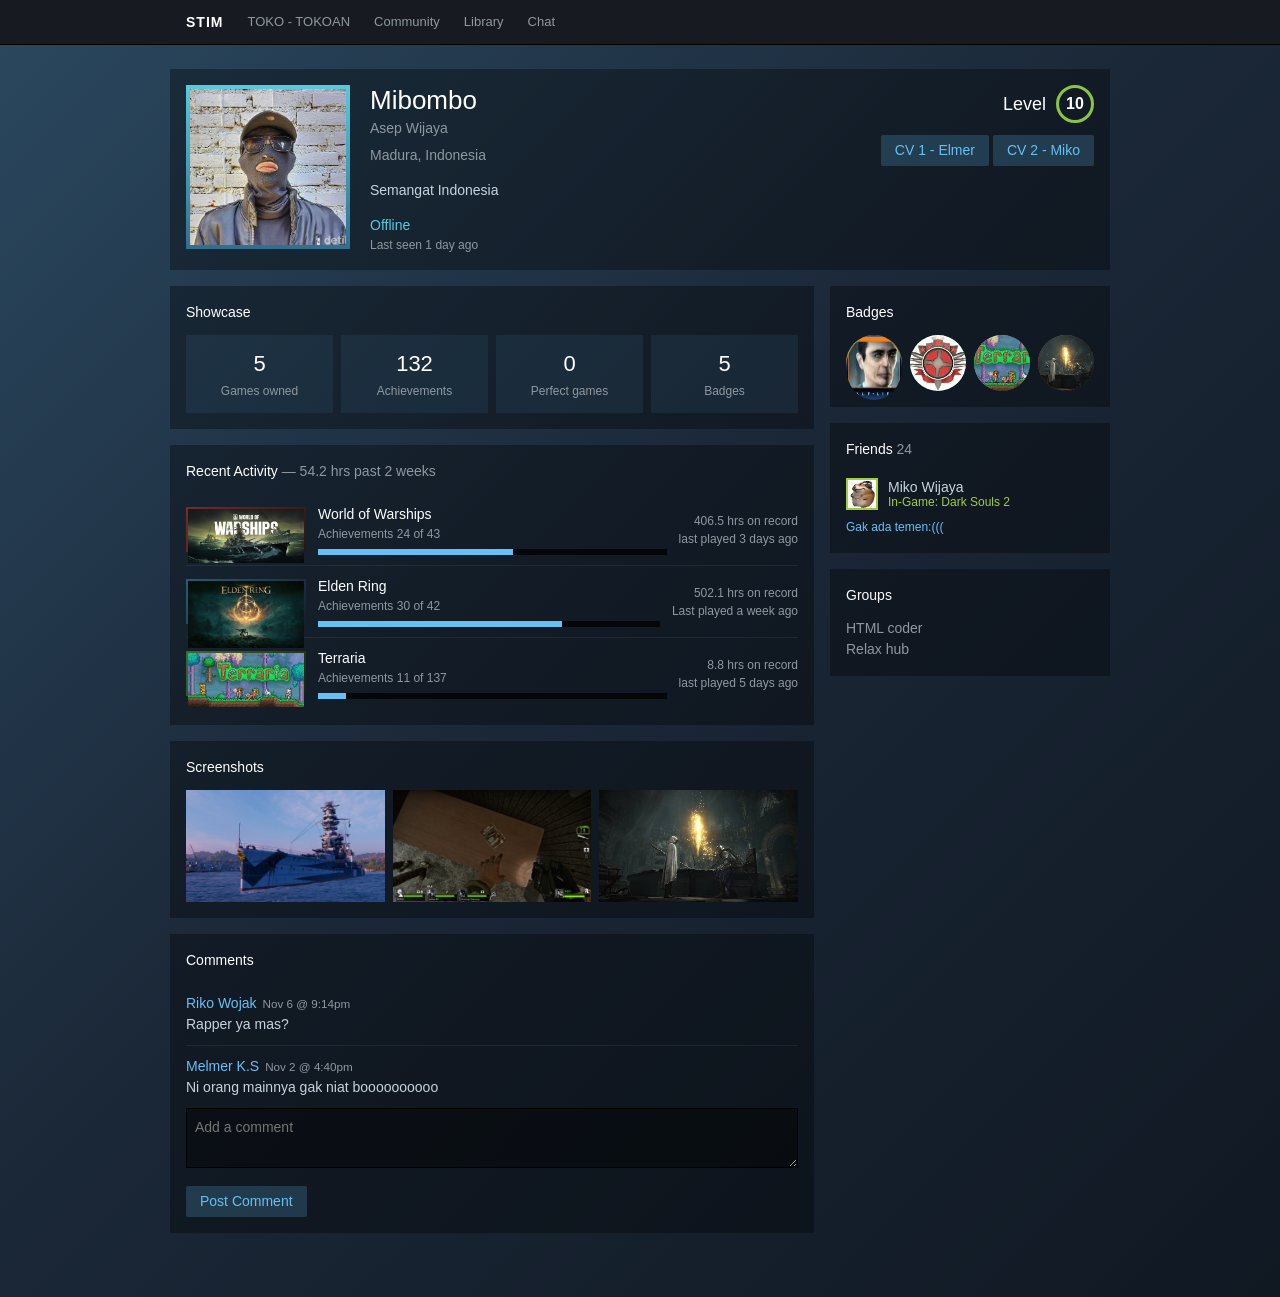
<file: AOP-DT-Miko/index.html>
<!DOCTYPE html>
<html lang="en">
<head>
<meta charset="UTF-8">
<meta name="viewport" content="width=device-width, initial-scale=1">
<title>Projek 1 (Elmer, Miko), Gaming Profile</title>
<link rel="stylesheet" href="GAME.css">
<link rel="icon" type="image/png" href="img/game/LSS.png">
</head>
<body>

<header class="elmer-miko-topbar">
  <nav>
    <span class="elmer-miko-logo">STIM</span>
    <a href="#">TOKO - TOKOAN</a>
    <a href="#">Community</a>
    <a href="#">Library</a>
    <a href="#">Chat</a>
  </nav>
</header>

<main class="elmer-miko-page">
<div class="elmer-miko-wrap">

  
  <section class="elmer-miko-box-header">
   
    <div class="elmer-miko-avatar-frame">
      <div class="elmer-miko-avatar">
        <img src="img/game/ASEP.jpg">
      </div>
    </div>

    <div>
      <h1 class="elmer-miko-name">Mibombo</h1>
      <p class="elmer-miko-real-name">Asep Wijaya</p>
      <p class="elmer-miko-location-dim">Madura, Indonesia</p>
      <p class="elmer-miko-summary"> Semangat Indonesia</p>
      <p class="elmer-miko-status">Offline
        <small>Last seen 1 day ago</small>
      </p>
    </div>

    <div class="elmer-miko-level-box">
      <div class="elmer-miko-level-line">Level <span class="elmer-miko-level-badge">10</span></div>
      <a class="elmer-miko-btn" href="cv-elmer/CV1 - Elmer Sebastian Kurniawan.html">CV 1 - Elmer</a>
      <a class="elmer-miko-btn" href="cv-miko/CV2 - Miko Wijaya.html">CV 2 - Miko</a>
    </div>
  </section>

  <div class="elmer-miko-cols">
   
    <div>
      <section class="elmer-miko-box">
        <h2>Showcase</h2>
        <div class="elmer-miko-showcase">
          <div class="elmer-miko-stat"><b>5</b><span>Games owned</span></div>
          <div class="elmer-miko-stat"><b>132</b><span>Achievements</span></div>
          <div class="elmer-miko-stat"><b>0</b><span>Perfect games</span></div>
          <div class="elmer-miko-stat"><b>5</b><span>Badges</span></div>
        </div>
      </section>

      <section class="elmer-miko-box">
        <h2>Recent Activity <span class="elmer-miko-dim">&mdash; 54.2 hrs past 2 weeks</span></h2>

        <div class="elmer-miko-game-game-one">
          <div class="elmer-miko-cover"><img src="img/game/Game kapal perang.jpg" alt="World of Warships"></div>
          <div>
            <div class="elmer-miko-game-title">World of Warships</div>
            <div class="elmer-miko-dim-small">Achievements 24 of 43</div>
            <progress class="elmer-miko-bar" value="24" max="43" aria-label="Achievements: 24 of 43 completed">24 of 43</progress>
          </div>
          <div class="elmer-miko-game-hours">406.5 hrs on record<br>last played 3 days ago</div>
        </div>

        <div class="elmer-miko-game-game-two">
          <div class="elmer-miko-cover"><img src="img/game/Gamenya Miko.jpg" alt="Elden Ring"></div>
          <div>
            <div class="elmer-miko-game-title">Elden Ring</div>
            <div class="elmer-miko-dim-small">Achievements 30 of 42</div>
            <progress class="elmer-miko-bar" value="30" max="42" aria-label="Achievements: 30 of 42 completed">30 of 42</progress>
          </div>
          <div class="elmer-miko-game-hours">502.1 hrs on record<br>Last played a week ago</div>
        </div>

        <div class="elmer-miko-game-game-three">
          <div class="elmer-miko-cover"><img src="img/game/Terrara.jpg" alt="Terraria"></div>
          <div>
            <div class="elmer-miko-game-title">Terraria</div>
            <div class="elmer-miko-dim-small">Achievements 11 of 137</div>
            <progress class="elmer-miko-bar" value="11" max="137" aria-label="Achievements: 11 of 137 completed">11 of 137</progress>
          </div>
          <div class="elmer-miko-game-hours">8.8 hrs on record<br>last played 5 days ago</div>
        </div>
      </section>

      <section class="elmer-miko-box">
        <h2>Screenshots</h2>
        <div class="elmer-miko-shots">
          <div class="elmer-miko-shot"><img src="img/game/Kongo.jpg" alt="Kongo"></div>
          <div class="elmer-miko-shot"><img src="img/game/L4D.jpg" alt="Left untuk mati"></div>
          <div class="elmer-miko-shot"><img src="img/game/Nightreign.jpg" alt="Nighreign"></div>
        </div>
      </section>

      <section class="elmer-miko-box">
        <h2>Comments</h2>
        <div class="elmer-miko-comment"><b>Riko Wojak</b><small>Nov 6 @ 9:14pm</small><br>Rapper ya mas?</div>
        <div class="elmer-miko-comment"><b>Melmer K.S</b><small>Nov 2 @ 4:40pm</small><br>Ni orang mainnya gak niat boooooooooo</div>
        <div class="elmer-miko-comment-form">
          <textarea placeholder="Add a comment" aria-label="Add a comment"></textarea>
          <button class="elmer-miko-btn" type="button">Post Comment</button>
        </div>
      </section>
    </div>

    
    <aside>
      <section class="elmer-miko-box">
        <h2>Badges</h2>
        <div class="elmer-miko-badges">
          <div class="elmer-miko-badge-badge-gold"><img src="img/game/GMAN.png" alt="GMAN"></div>
          <div class="elmer-miko-badge-badge-blue"><img src="img/game/TF2.jpg" alt="Team Fortress 2"></div>
          <div class="elmer-miko-badge-badge-green"><img src="img/game/Terrara.jpg" alt="Terraria"></div>
          <div class="elmer-miko-badge-badge-red"><img src="img/game/Nightreign.jpg" alt="Elden Ring"></div>
        </div>
      </section>

      <section class="elmer-miko-box">
        <h2>Friends <span class="elmer-miko-dim">24</span></h2>

        <div class="elmer-miko-friend">
          <div class="elmer-miko-mini-in-game"><img src="img/game/Hamter.gif" alt="Hamter"></div>
          <div class="elmer-miko-who">Miko Wijaya<small class="elmer-miko-g">In-Game: Dark Souls 2</small></div>
        </div>
       
        
        <a href="#" class="elmer-miko-small">Gak ada temen:(((</a>
      </section>

      <section class="elmer-miko-box">
        <h2>Groups</h2>
        <p class="elmer-miko-dim">HTML coder<br>Relax hub</p>
      </section>
    </aside>
  </div>

</div>
</main>

</body>
</html>
</file>
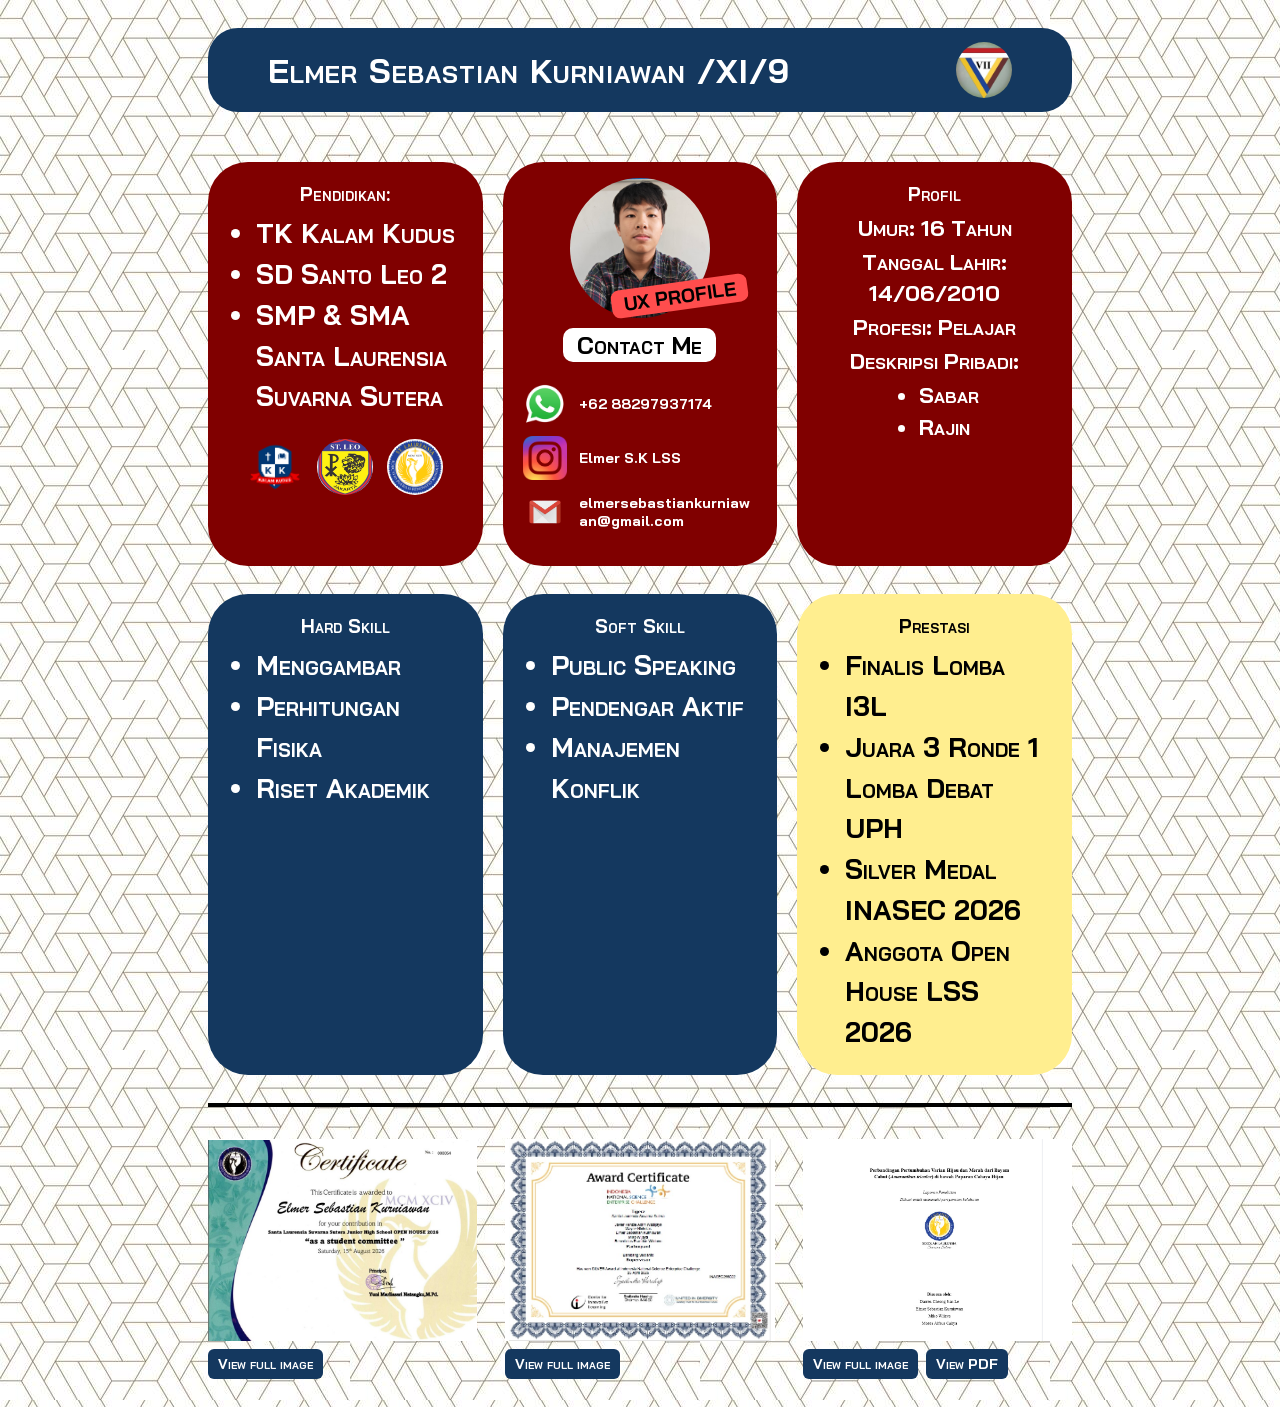
<file: AOP-DT-Miko/cv-elmer/CV1 - Elmer Sebastian Kurniawan.html>
<!DOCTYPE html>
<html lang="id">
<head>
  <meta charset="UTF-8">
  <meta name="viewport" content="width=device-width, initial-scale=1.0">
  <title>CV 1 - Elmer Sebastian Kurniawan</title>

 
  <link rel="stylesheet" href="style.css">
  <link rel="icon" type="image/png" href="../img/game/LSS.png">
</head>
<body>
  <div class="elmer-page">


    <header class="elmer-header">
    <h1>Elmer Sebastian Kurniawan /XI/9</h1>
    <img src="img/Sosis.jpg" alt="Sosis">
    </header>

  
    <section class="elmer-row">


      <div class="elmer-card-red">
        <h2>Pendidikan:</h2>
        <ul>
          <li>TK Kalam Kudus</li>
          <li>SD Santo Leo 2</li>
          <li>SMP & SMA Santa Laurensia Suvarna Sutera</li>
        </ul>
        <div class="elmer-mini-frames">
          <img src="img/SDKKK.png" alt="Frame 1">
          <img src="img/SantoLeo.jpg" alt="Frame 2">
          <img src="img/StLawrence.png" alt="Frame 3">
        </div>
      </div>

     <div class="elmer-Bingus"> 
      <div class="elmer-card-red-contact">
        <div class="elmer-avatar-wrap">
          <img class="elmer-avatar" src="img/Ilmir Kiwir.jpg" alt="Foto profil">
          <a class="elmer-ux-badge" href="../index.html">UX PROFILE</a>
        </div>
        <span class="elmer-contact-badge">Contact Me</span>
       <div class="elmer-Logog">
        <div class="elmer-contact-item">
          <img src="img/WA-removebg-preview.png" alt="WhatsApp">
          <p>+62 88297937174</p>
        </div>
        <div class="elmer-contact-item">
          <img src="img/IG-removebg-preview.png" alt="Instagram">
          <p>Elmer S.K LSS</p>
        </div>
        <div class="elmer-contact-item">
          <img src="img/EM-removebg-preview.png" alt="Email">
          <p>elmersebastiankurniawan@gmail.com</p>
        </div>
       </div>
      </div></div>

      <div class="elmer-card-red-profile">
        <div class="elmer-Spacing"><h2>Profil</h2>
        <p>Umur: 16 Tahun</p>
        <p>Tanggal Lahir:<br>14/06/2010</p>
        <p>Profesi: Pelajar</p>
        <p>Deskripsi Pribadi:</p>
        <ul>
          <li>Sabar</li>
          <li>Rajin</li>
        </ul></div>
      </div>

    </section>

    
    <section class="elmer-row">

      <div class="elmer-card-navy">
        <h2>Hard Skill</h2>
        <ul>
          <li>Menggambar</li>
          <li>Perhitungan Fisika</li>
          <li>Riset Akademik</li>
        </ul>
      </div>

      <div class="elmer-card-navy">
        <h2>Soft Skill</h2>
        <ul>
          <li>Public Speaking</li>
          <li>Pendengar Aktif</li>
          <li>Manajemen Konflik</li>
        </ul>
      </div>

      <div class="elmer-card-yellow">
        <h2>Prestasi</h2>
        <ul>
          <li>Finalis Lomba I3L</li>
          <li>Juara 3 Ronde 1 </br>Lomba Debat UPH</li>
          <li>Silver Medal INASEC 2026</li>
          <li>Anggota Open House LSS 2026</li>
        </ul>
      </div>

    </section>

    <hr class="elmer-divider">

    
    <section class="elmer-gallery">
      <figure class="elmer-gallery-item">
        <img src="img/OPH.jpg" alt="Foto 1">
        <a class="elmer-gallery-button" href="img/OPH.jpg" target="_blank" rel="noopener noreferrer">View full image</a>
      </figure>
      <figure class="elmer-gallery-item">
        <img src="img/INASEC.jpg" alt="Foto 2">
        <a class="elmer-gallery-button" href="img/INASEC.jpg" target="_blank" rel="noopener noreferrer">View full image</a>
      </figure>
      <figure class="elmer-gallery-item">
        <img src="img/PPI.jpg" alt="Foto 3">
        <div class="elmer-gallery-actions">
          <a class="elmer-gallery-button" href="img/PPI.jpg" target="_blank" rel="noopener noreferrer">View full image</a>
          <a class="elmer-gallery-button" href="docs/[Darren, Mozes, Elmer, Miko] Pengaruh Cahaya Berwarna (Merah, Hijau, Biru) terhadap Pertumbuhan Bayam Merah (Amaranthus dubius).pdf" target="_blank" rel="noopener noreferrer">View PDF</a>
        </div>
      </figure>
    </section>

  </div>
</body>
</html>
</file>
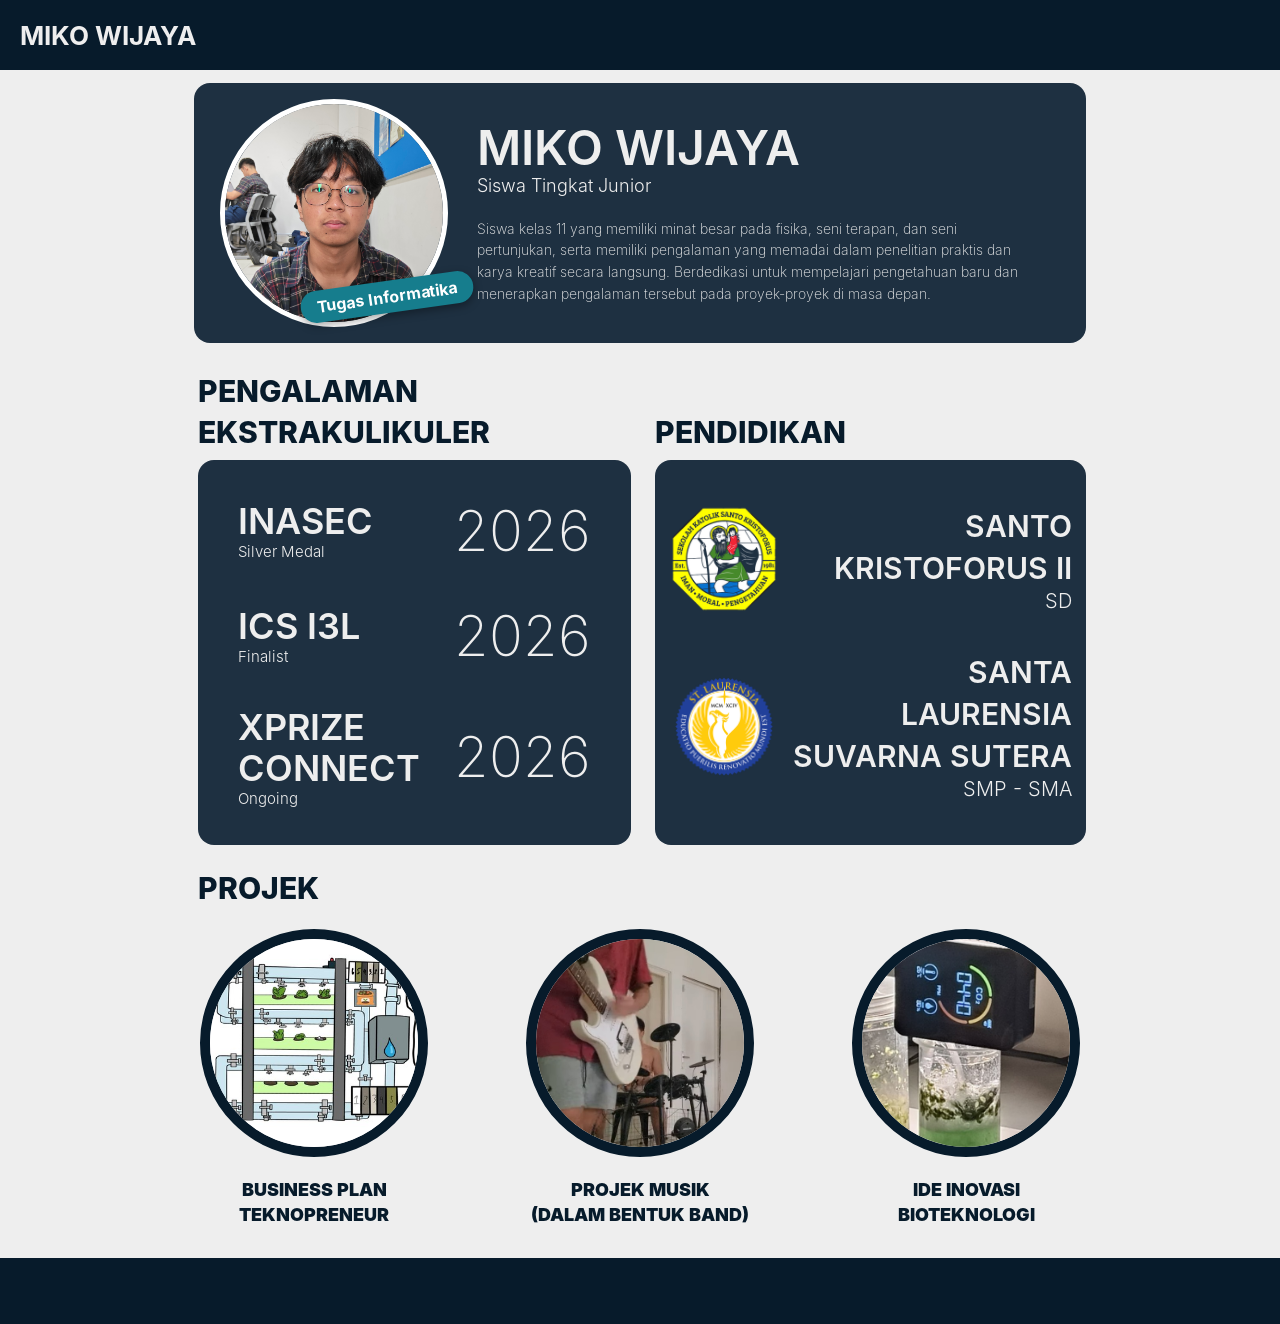
<file: AOP-DT-Miko/cv-miko/CV2 - Miko Wijaya.html>
<!DOCTYPE html>
<html lang="id">
<head>
<meta charset="UTF-8">
<meta name="viewport" content="width=device-width, initial-scale=1.0">
<title>CV 2 - Miko Wijaya</title>
<link rel="icon" type="image/png" href="img/mw-favicon.png">
<link rel="shortcut icon" type="image/x-icon" href="img/mw-favicon.ico">
<link rel="stylesheet" href="style.css">
</head>
<body class="miko-body">

<header class="miko-topbar">
  <h2 class="miko-topbar-nama">MIKO WIJAYA</h2>
</header>

<main class="miko-halaman">

  <section class="miko-profil">
    <div class="miko-profil-bingkai">
      <img class="miko-profil-foto" src="img/mw-foto-profil.jpg" alt="Foto Miko Wijaya">
      <a class="miko-lencana-tugas" href="../index.html">Tugas Informatika</a>
    </div>
    <div class="miko-profil-teks">
      <h1 class="miko-profil-nama">MIKO WIJAYA</h1>
      <p class="miko-profil-jabatan">Siswa Tingkat Junior</p>
      <p class="miko-profil-deskripsi">Siswa kelas 11 yang memiliki minat besar pada fisika, seni terapan, dan seni pertunjukan, serta memiliki pengalaman yang memadai dalam penelitian praktis dan karya kreatif secara langsung. Berdedikasi untuk mempelajari pengetahuan baru dan menerapkan pengalaman tersebut pada proyek-proyek di masa depan.</p>
    </div>
  </section>

  <div class="miko-baris">

    <section class="miko-kolom-kolom-ekskul">
      <h2 class="miko-judul-judul-ekskul">PENGALAMAN EKSTRAKULIKULER</h2>
      <div class="miko-kartu-kartu-ekskul">
        <div class="miko-ekskul-item">
          <div class="miko-ekskul-info">
            <h3 class="miko-ekskul-nama">INASEC</h3>
            <p class="miko-ekskul-ket">Silver Medal</p>
          </div>
          <p class="miko-ekskul-tahun">2026</p>
        </div>
        <div class="miko-ekskul-item">
          <div class="miko-ekskul-info">
            <h3 class="miko-ekskul-nama">ICS I3L</h3>
            <p class="miko-ekskul-ket">Finalist</p>
          </div>
          <p class="miko-ekskul-tahun">2026</p>
        </div>
        <div class="miko-ekskul-item">
          <div class="miko-ekskul-info">
            <h3 class="miko-ekskul-nama">XPRIZE CONNECT</h3>
            <p class="miko-ekskul-ket">Ongoing</p>
          </div>
          <p class="miko-ekskul-tahun">2026</p>
        </div>
      </div>
    </section>

    <section class="miko-kolom-kolom-pendidikan">
      <h2 class="miko-judul-judul-pendidikan">PENDIDIKAN</h2>
      <div class="miko-kartu-kartu-pendidikan">
        <div class="miko-sekolah">
          <img class="miko-sekolah-logo" src="img/mw-logo-santo-kristoforus.png" alt="Logo Sekolah Katolik Santo Kristoforus II">
          <div class="miko-sekolah-info">
            <h3 class="miko-sekolah-nama">SANTO<br>KRISTOFORUS II</h3>
            <p class="miko-sekolah-jenjang">SD</p>
          </div>
        </div>
        <div class="miko-sekolah">
          <img class="miko-sekolah-logo" src="img/mw-logo-santa-laurensia.png" alt="Logo Santa Laurensia Suvarna Sutera">
          <div class="miko-sekolah-info">
            <h3 class="miko-sekolah-nama">SANTA LAURENSIA<br>SUVARNA SUTERA</h3>
            <p class="miko-sekolah-jenjang">SMP - SMA</p>
          </div>
        </div>
      </div>
    </section>

  </div>

  <section class="miko-projek">
    <h2 class="miko-judul-judul-projek">PROJEK</h2>
    <div class="miko-projek-daftar">
      <figure class="miko-projek-item">
        <img class="miko-projek-foto-foto-bisnis" src="img/mw-projek-business-plan.jpg" alt="Business plan teknopreneur">
        <figcaption class="miko-projek-judul">BUSINESS PLAN<br>TEKNOPRENEUR</figcaption>
      </figure>
      <figure class="miko-projek-item">
        <img class="miko-projek-foto-foto-musik" src="img/mw-projek-musik.jpg" alt="Projek musik dalam bentuk band">
        <figcaption class="miko-projek-judul">PROJEK MUSIK<br>(DALAM BENTUK BAND)</figcaption>
      </figure>
      <figure class="miko-projek-item">
        <img class="miko-projek-foto-foto-bio" src="img/mw-projek-bioteknologi.jpg" alt="Ide inovasi bioteknologi">
        <figcaption class="miko-projek-judul">IDE INOVASI<br>BIOTEKNOLOGI</figcaption>
      </figure>
    </div>
  </section>

</main>

<footer class="miko-footer"></footer>

</body>
</html>
</file>
<file: AOP-DT-Miko/GAME.css>
:root {
  --bg: #1b2838;
  --bg-dark: #171a21;
  --panel: rgba(0, 0, 0, 0.35);
  --panel-light: rgba(103, 193, 245, 0.08);
  --text: #c6d4df;
  --text-dim: #8f98a0;
  --accent: #66c0f4;
  --online: #57cbde;
  --green: #a1cd44;
  --level: #8bc53f;
  --bg-image: linear-gradient(135deg, #2a475e 0%, #1b2838 45%, #101822 100%);
}

* { box-sizing: border-box; margin: 0; padding: 0; }

body {
  font-family: "Motiva Sans", Arial, Helvetica, sans-serif;
  background: var(--bg-dark);
  color: var(--text);
  font-size: 14px;
  line-height: 1.5;
}

a { color: var(--accent); text-decoration: none; }
a:hover { color: #fff; }
a:focus-visible, button:focus-visible { outline: 2px solid var(--accent); outline-offset: 2px; }

.elmer-miko-dim,
.elmer-miko-location-dim,
.elmer-miko-dim-small { color: var(--text-dim); }
.elmer-miko-small,
.elmer-miko-dim-small { font-size: 12px; }

.elmer-miko-topbar { background: var(--bg-dark); border-bottom: 1px solid #000; }
.elmer-miko-topbar nav { max-width: 940px; margin: 0 auto; padding: 0 16px; display: flex; gap: 24px; align-items: center; height: 44px; }
.elmer-miko-topbar .elmer-miko-logo { font-weight: 700; letter-spacing: 1px; color: #fff; }
.elmer-miko-topbar a { color: var(--text-dim); font-size: 13px; }
.elmer-miko-topbar a:hover { color: #fff; }

.elmer-miko-page { background: var(--bg-image); min-height: 100vh; padding: 24px 16px 48px; }
.elmer-miko-wrap { max-width: 940px; margin: 0 auto; }
.elmer-miko-box,
.elmer-miko-box-header { background: var(--panel); padding: 16px; margin-bottom: 16px; }
.elmer-miko-box h2,
.elmer-miko-box-header h2 { font-size: 14px; font-weight: 400; color: #fff; margin-bottom: 12px; }

.elmer-miko-box-header { display: grid; grid-template-columns: auto 1fr auto; gap: 20px; align-items: start; }
.elmer-miko-avatar-frame { width: 164px; height: 164px; padding: 4px; background: linear-gradient(#57cbde, #2f6f8f); }
.elmer-miko-avatar-frame-in-game { background: linear-gradient(#90ba3c, #5c7e10); }
.elmer-miko-avatar { width: 100%; height: 100%; background: linear-gradient(135deg, #3b5f7c, #14202c); display: grid; place-items: center; font-size: 56px; color: #fff; font-weight: 700; }
.elmer-miko-avatar img { width: 100%; height: 100%; object-fit: cover; display: block; }
.elmer-miko-name { font-size: 26px; color: #fff; font-weight: 400; line-height: 1.2; }
.elmer-miko-real-name { color: var(--text-dim); margin-top: 2px; }
.elmer-miko-location-dim { margin-top: 6px; }
.elmer-miko-summary { margin-top: 14px; max-width: 460px; }
.elmer-miko-status { margin-top: 14px; color: var(--online); }
.elmer-miko-status-in-game { color: var(--green); }
.elmer-miko-status small { display: block; color: var(--text-dim); font-size: 12px; }

.elmer-miko-level-box { text-align: right; }
.elmer-miko-level-line { display: flex; align-items: center; gap: 10px; justify-content: flex-end; font-size: 18px; color: #fff; }
.elmer-miko-level-badge { width: 38px; height: 38px; border: 3px solid var(--level); border-radius: 50%; display: grid; place-items: center; font-weight: 700; color: #fff; font-size: 16px; }
.elmer-miko-btn { display: inline-block; margin-top: 12px; padding: 5px 14px; background: rgba(103, 193, 245, 0.2); color: var(--accent); border: 0; border-radius: 2px; font: inherit; cursor: pointer; }
.elmer-miko-btn:hover { background: var(--accent); color: #fff; }

.elmer-miko-cols { display: grid; grid-template-columns: 1fr 280px; gap: 16px; }

.elmer-miko-showcase { display: grid; grid-template-columns: repeat(4, 1fr); gap: 8px; }
.elmer-miko-stat { background: var(--panel-light); padding: 12px; text-align: center; }
.elmer-miko-stat b { display: block; font-size: 22px; color: #fff; font-weight: 400; }
.elmer-miko-stat span { font-size: 12px; color: var(--text-dim); }

.elmer-miko-game-game-one,
.elmer-miko-game-game-two,
.elmer-miko-game-game-three { display: grid; grid-template-columns: 120px 1fr auto; gap: 12px; align-items: center; padding: 10px 0; border-top: 1px solid rgba(255, 255, 255, 0.06); }
.elmer-miko-game-game-one:first-of-type,
.elmer-miko-game-game-two:first-of-type,
.elmer-miko-game-game-three:first-of-type { border-top: 0; }
.elmer-miko-game-game-one { --c1: #7a2a2a; --c2: #2a1414; }
.elmer-miko-game-game-two { --c1: #2a5a7a; --c2: #14202c; }
.elmer-miko-game-game-three { --c1: #3f6b2a; --c2: #16240f; }
.elmer-miko-cover { height: 45px; background: linear-gradient(135deg, var(--c1), var(--c2)); display: grid; place-items: center; font-size: 11px; color: #fff; text-align: center; padding: 2px; }
.elmer-miko-cover img { width: 100%; height: 100%; object-fit: cover; display: block; }
.elmer-miko-game-title { color: #fff; }
.elmer-miko-bar { appearance: none; -webkit-appearance: none; display: block; width: 100%; height: 6px; border: 0; background: rgba(0, 0, 0, 0.5); margin-top: 6px; }
.elmer-miko-bar::-webkit-progress-bar { background: rgba(0, 0, 0, 0.5); }
.elmer-miko-bar::-webkit-progress-value { background: var(--accent); }
.elmer-miko-bar::-moz-progress-bar { background: var(--accent); }
.elmer-miko-game-hours { text-align: right; font-size: 12px; color: var(--text-dim); white-space: nowrap; }

.elmer-miko-badges { display: flex; flex-wrap: wrap; gap: 8px; }
.elmer-miko-badge-badge-gold,
.elmer-miko-badge-badge-blue,
.elmer-miko-badge-badge-green,
.elmer-miko-badge-badge-red { width: 56px; height: 56px; border-radius: 50%; background: linear-gradient(135deg, var(--c1), var(--c2)); display: grid; place-items: center; font-size: 22px; }
.elmer-miko-badge-badge-gold img,
.elmer-miko-badge-badge-blue img,
.elmer-miko-badge-badge-green img,
.elmer-miko-badge-badge-red img { width: 100%; height: 100%; border-radius: 50%; object-fit: cover; display: block; }
.elmer-miko-badge-badge-gold { --c1: #d9a441; --c2: #7a5a1a; }
.elmer-miko-badge-badge-blue { --c1: #66c0f4; --c2: #1a4a6a; }
.elmer-miko-badge-badge-green { --c1: #a1cd44; --c2: #3f5a14; }
.elmer-miko-badge-badge-red { --c1: #c75a5a; --c2: #5a1a1a; }
.elmer-miko-shots { display: grid; grid-template-columns: repeat(3, 1fr); gap: 8px; }
.elmer-miko-shot { aspect-ratio: 16 / 9; background: linear-gradient(135deg, var(--c1), var(--c2)); }
.elmer-miko-shot img { width: 100%; height: 100%; object-fit: cover; display: block; }
.elmer-miko-shot-purple { --c1: #5a3a7a; --c2: #1a1226; }
.elmer-miko-shot-brown { --c1: #7a5a2a; --c2: #261a0f; }
.elmer-miko-shot-teal { --c1: #2a6a6a; --c2: #0f2626; }

.elmer-miko-friend { display: flex; align-items: center; gap: 10px; padding: 6px 0; }
.elmer-miko-friend .elmer-miko-mini-in-game { width: 32px; height: 32px; padding: 2px; background: var(--online); flex: none; }
.elmer-miko-friend .elmer-miko-mini-in-game { background: var(--green); }
.elmer-miko-friend .elmer-miko-mini-offline { background: #5a5a5a; }
.elmer-miko-friend .elmer-miko-mini-in-game div { width: 100%; height: 100%; background: #1f3346; display: grid; place-items: center; color: #fff; font-size: 13px; }
.elmer-miko-friend .elmer-miko-mini-in-game img { width: 100%; height: 100%; object-fit: cover; display: block; }
.elmer-miko-friend .elmer-miko-who { line-height: 1.2; }
.elmer-miko-friend .elmer-miko-who small { display: block; font-size: 12px; color: var(--text-dim); }
.elmer-miko-friend .elmer-miko-who .elmer-miko-g { color: var(--green); }

.elmer-miko-comment { padding: 10px 0; border-top: 1px solid rgba(255, 255, 255, 0.06); }
.elmer-miko-comment:first-of-type { border-top: 0; }
.elmer-miko-comment b { color: var(--accent); font-weight: 400; }
.elmer-miko-comment small { color: var(--text-dim); margin-left: 6px; }
.elmer-miko-comment-form textarea { width: 100%; min-height: 60px; background: rgba(0, 0, 0, 0.4); border: 1px solid #000; color: var(--text); padding: 8px; font: inherit; resize: vertical; }

@media (max-width: 760px) {
  .elmer-miko-box-header { grid-template-columns: 1fr; }
  .elmer-miko-level-box { text-align: left; }
  .elmer-miko-level-line { justify-content: flex-start; }
  .elmer-miko-cols { grid-template-columns: 1fr; }
  .elmer-miko-showcase { grid-template-columns: repeat(2, 1fr); }
  .elmer-miko-game-game-one,
  .elmer-miko-game-game-two,
  .elmer-miko-game-game-three { grid-template-columns: 90px 1fr; }
  .elmer-miko-game-hours { grid-column: 2; text-align: left; }
}
</file>
<file: AOP-DT-Miko/cv-elmer/style.css>
@font-face {
  font-family: "Bai Jamjuree";
  font-style: normal;
  font-weight: 600;
  font-display: swap;
  src: url("fonts/BaiJamjuree-SemiBold.woff2") format("woff2");
}

@font-face {
  font-family: "Bai Jamjuree";
  font-style: normal;
  font-weight: 700;
  font-display: swap;
  src: url("fonts/BaiJamjuree-Bold.woff2") format("woff2");
}

:root {
  --navy: #14385f;
  --red: #800000;
  --yellow: #ffee8f;
  --white: #ffffff;
  --black: #000000;
  --badge-red: #ff4d4d;
}

* {
  box-sizing: border-box;
  margin: 0;
  padding: 0;
}

body {
  font-family: "Bai Jamjuree", "Trebuchet MS", sans-serif;
  font-weight: 700;
  font-variant: small-caps;
  background-image:    url(img/Background2.jpg);
}

.elmer-page {
  max-width: 920px;
  margin: 0 auto;
  padding: 28px;
}

.elmer-header {
  display: flex;
  align-items: center;
  justify-content: space-between;
  gap: 16px;
  background: var(--navy);
  color: var(--white);
  border-radius: 30px;
  padding: 14px 60px;
  margin-bottom: 50px;
}


.elmer-header h1 {
  font-size: 2.1rem;
  letter-spacing: 1px;
}


.elmer-header img {
  width: 56px;
  height: 56px;
  border-radius: 50%;
  object-fit: cover;
  flex: 0 0 56px;
}


.elmer-row {
  display: grid;
  grid-template-columns: repeat(3, 1fr);
  gap: 20px;
  margin-bottom: 28px;
  justify-content: center;
}

.elmer-Spacing p{
line-height: 200%;


}
.elmer-card-red,
.elmer-card-navy,
.elmer-card-yellow,
.elmer-card-red-contact,
.elmer-card-red-profile {
  border-radius: 40px;
  padding: 22px 20px;
  min-height: 280px;
}

.elmer-card-red h2,
.elmer-card-navy h2,
.elmer-card-yellow h2,
.elmer-card-red-contact h2,
.elmer-card-red-profile h2 {
  font-size: 1.2rem;
  text-align: center;
  margin-bottom: 8px;
  line-height: 1.1;
}

.elmer-card-red ul,
.elmer-card-navy ul,
.elmer-card-yellow ul,
.elmer-card-red-contact ul,
.elmer-card-red-profile ul {
  list-style: disc;
  padding-left: 28px;
  font-size: 1.7rem;
  line-height: 1.5;
}

.elmer-card-red,
.elmer-card-red-contact,
.elmer-card-red-profile    { background: var(--red);    color: var(--white); }
.elmer-card-navy   { background: var(--navy);   color: var(--white); }
.elmer-card-yellow { background: var(--yellow); color: var(--black); }


.elmer-mini-frames {
  display: flex;
  justify-content: center;
  gap: 14px;
  margin-top: 22px;
}

.elmer-mini-frames img {
  width: 56px;
  height: 56px;
  border-radius: 50%;
  object-fit: cover;
}


.elmer-card-red-contact {
  display: flex;
  flex-direction: column;
  align-items: center;
  gap: 10px;
  text-align: center;
}


.elmer-avatar-wrap {
  position: relative;
  width: 140px;
  height: 140px;
  margin-top: -6px;
}

.elmer-avatar {
  width: 100%;
  height: 100%;
  border-radius: 50%;
  object-fit: cover;
  display: block;
}

.elmer-ux-badge {
  position: absolute;
  right: -38px;
  bottom: 8px;
  background: var(--badge-red);
  color: var(--black);
  font-size: 1.2rem;
  text-decoration: none;
  padding: 2px 12px;
  border-radius: 8px;
  transform: rotate(-8deg);
  transition: transform 0.2s ease, background 0.2s ease;
}

.elmer-ux-badge:hover {
  background: #ff7a7a;
  transform: rotate(-8deg) scale(1.08);
}

.elmer-ux-badge:focus-visible {
  outline: 3px solid var(--white);
  outline-offset: 2px;
}

.elmer-contact-badge {
  background: var(--white);
  color: var(--black);
  border-radius: 10px;
  padding: 2px 14px;
  font-size: 1.5rem;
}

.elmer-card-red-contact p {
  font-size: 1.2rem;
  display: flex;
  align-items: center;
  gap: 10px;

}

.elmer-card-red-contact i {
  font-size: 2rem;
  
}
.elmer-Logog {
  display: flex;
  flex-direction: column;
  align-items: stretch;
  gap: 10px;
  width: 100%;
  margin: 10px 0;
}
.elmer-Bingus{
.elmer-contact-card {
  display: flex;
  flex-direction: column;
  align-items: center;  
  text-align: center;
}


}
.elmer-Logog img{
  width: 44px;
  height: 44px;
  flex: 0 0 44px;
  object-fit: contain;
}

.elmer-contact-item {
  display: flex;
  align-items: center;
  gap: 12px;
  text-align: left;
  font-variant: normal;
}

.elmer-contact-item p {
  flex: 1;
  min-width: 0;
  text-align: left;
  font-size: 0.9rem;
  overflow-wrap: anywhere;
}

.elmer-wa   { color: #25d366; }
.elmer-ig   { color: #e1306c; }
.elmer-mail { color: #ffffff; }


.elmer-card-red-profile {
  text-align: center;
}

.elmer-card-red-profile p {
  font-size: 1.4rem;
  line-height: 1.35;
  margin-bottom: 4px;
}

.elmer-card-red-profile ul {
  display: inline-block;
  text-align: left;
  font-size: 1.4rem;
  line-height: 1.4;
}


.elmer-card-navy,
.elmer-card-yellow {
  min-height: 260px;
}


.elmer-divider {
  border: none;
  height: 4px;
  background: var(--black);
  margin: 0 0 32px;
}


.elmer-gallery {
  display: grid;
  grid-template-columns: repeat(3, 1fr);
  gap: 28px;
}

.elmer-gallery-item {
  min-width: 0;
}

.elmer-gallery img {
  width: 100%;
  aspect-ratio: 4 / 3;
  object-fit: contain;
  background-color: #fff;
  display: block;
}

.elmer-gallery-actions {
  display: flex;
  flex-wrap: wrap;
  gap: 8px;
}

.elmer-gallery-button {
  display: inline-block;
  margin-top: 8px;
  padding: 6px 10px;
  border-radius: 6px;
  background: var(--navy);
  color: var(--white);
  font-size: 0.9rem;
  text-align: center;
  text-decoration: none;
}

.elmer-gallery-button:hover {
  background: var(--red);
}

.elmer-gallery-button:focus-visible {
  outline: 3px solid var(--yellow);
  outline-offset: 2px;
}


@media (max-width: 800px) {
  .elmer-header {
    padding: 14px 24px;
  }
  .elmer-row {
    grid-template-columns: 1fr;
  }
  .elmer-gallery {
    grid-template-columns: repeat(3, 1fr);
    gap: 12px;
  }
  .elmer-header h1 {
    font-size: 1.6rem;
  }
}
</file>
<file: AOP-DT-Miko/cv-miko/style.css>
@font-face{font-family:"Inter";font-weight:200;font-style:normal;font-display:swap;src:url("fonts/Inter-ExtraLight.woff2") format("woff2")}
@font-face{font-family:"Inter";font-weight:300;font-style:normal;font-display:swap;src:url("fonts/Inter-Light.woff2") format("woff2")}
@font-face{font-family:"Inter";font-weight:600;font-style:normal;font-display:swap;src:url("fonts/Inter-SemiBold.woff2") format("woff2")}
@font-face{font-family:"Inter";font-weight:700;font-style:normal;font-display:swap;src:url("fonts/Inter-Bold.woff2") format("woff2")}
@font-face{font-family:"Inter";font-weight:800;font-style:normal;font-display:swap;src:url("fonts/Inter-ExtraBold.woff2") format("woff2")}
@font-face{font-family:"Inter";font-weight:900;font-style:normal;font-display:swap;src:url("fonts/Inter-Black.woff2") format("woff2")}

*{margin:0;padding:0;box-sizing:border-box}

.miko-body{
  font-family:"Inter",Arial,sans-serif;
  background:#eeeeee;
  color:#071b2b;
  min-height:100vh;
  display:flex;
  flex-direction:column;
}

.miko-topbar{
  background:#071b2b;
  height:70px;
  display:flex;
  align-items:center;
  padding:0 20px;
}
.miko-topbar-nama{
  color:#eeeeee;
  font-size:26px;
  font-weight:700;
}

.miko-halaman{
  width:100%;
  max-width:924px;
  margin:0 auto;
  padding:13px 16px 0;
  flex:1;
}

.miko-profil{
  background:#1e3041;
  border-radius:16px;
  display:flex;
  align-items:center;
  gap:29px;
  padding:16px 26px;
}
.miko-profil-foto{
  width:228px;
  height:228px;
  display:block;
  border-radius:50%;
  border:5px solid #ffffff;
  object-fit:cover;
  object-position:center 62%;
}
.miko-profil-bingkai{
  position:relative;
  width:228px;
  height:228px;
  flex-shrink:0;
}
.miko-lencana-tugas{
  position:absolute;
  right:-26px;
  bottom:14px;
  background:#167D8D;
  color:#ffffff;
  font-size:16px;
  font-weight:700;
  text-decoration:none;
  padding:6px 16px;
  border-radius:999px;
  transform:rotate(-8deg);
  box-shadow:0 3px 8px rgba(0,0,0,0.35);
  transition:transform 0.2s ease,background 0.2s ease;
}
.miko-lencana-tugas:hover{
  background:#1FA5B8;
  transform:rotate(-8deg) scale(1.08);
}
.miko-lencana-tugas:focus-visible{
  outline:3px solid #ffffff;
  outline-offset:2px;
}
.miko-profil-teks{
  color:#eeeeee;
  padding-right:30px;
}
.miko-profil-nama{
  font-size:48px;
  font-weight:600;
  line-height:1.1;
}
.miko-profil-jabatan{
  font-size:18px;
  font-weight:300;
  margin-bottom:22px;
}
.miko-profil-deskripsi{
  font-size:14px;
  font-weight:200;
  line-height:1.55;
}

.miko-baris{
  display:flex;
  gap:24px;
  align-items:flex-end;
  margin-top:28px;
}
.miko-kolom-kolom-ekskul,
.miko-kolom-kolom-pendidikan{
  display:flex;
  flex-direction:column;
}
.miko-kolom-kolom-ekskul{
  width:433px;
  margin-left:4px;
}
.miko-kolom-kolom-pendidikan{
  width:431px;
  flex-shrink:0;
}
.miko-judul-judul-ekskul,
.miko-judul-judul-pendidikan,
.miko-judul-judul-projek{
  font-size:30px;
  font-weight:800;
  line-height:1.37;
  color:#071b2b;
}
.miko-judul-judul-ekskul{
  margin-bottom:7px;
  width:300px;
}
.miko-judul-judul-pendidikan{
  margin-bottom:7px;
}

.miko-kartu-kartu-ekskul,
.miko-kartu-kartu-pendidikan{
  background:#1e3041;
  border-radius:16px;
  color:#eeeeee;
  height:385px;
}

.miko-kartu-kartu-ekskul{
  padding:0 40px;
  display:flex;
  flex-direction:column;
  justify-content:space-evenly;
}
.miko-ekskul-item{
  display:flex;
  justify-content:space-between;
  align-items:center;
}
.miko-ekskul-nama{
  font-size:36px;
  font-weight:600;
  line-height:1.15;
  width:200px;
}
.miko-ekskul-ket{
  font-size:15px;
  font-weight:300;
}
.miko-ekskul-tahun{
  font-size:56px;
  font-weight:200;
  text-align:right;
}

.miko-kartu-kartu-pendidikan{
  padding:25px 14px 25px 14px;
  display:flex;
  flex-direction:column;
  justify-content:space-around;
}
.miko-sekolah{
  display:flex;
  align-items:center;
  justify-content:space-between;
  gap:12px;
}
.miko-sekolah-logo{
  width:110px;
  height:110px;
  object-fit:contain;
  flex-shrink:0;
}
.miko-sekolah-info{
  text-align:right;
}
.miko-sekolah-nama{
  font-size:30px;
  font-weight:600;
  line-height:1.4;
}
.miko-sekolah-jenjang{
  font-size:20px;
  font-weight:300;
}

.miko-projek{
  margin-top:23px;
  padding-bottom:30px;
}
.miko-judul-judul-projek{
  margin-left:4px;
  margin-bottom:20px;
}
.miko-projek-daftar{
  display:flex;
  justify-content:space-between;
  padding:0 6px;
}
.miko-projek-item{
  width:228px;
  display:flex;
  flex-direction:column;
  align-items:center;
}
.miko-projek-foto-foto-bisnis,
.miko-projek-foto-foto-musik,
.miko-projek-foto-foto-bio{
  width:228px;
  height:228px;
  border-radius:50%;
  border:10px solid #071b2b;
  object-fit:cover;
}
.miko-projek-foto-foto-bisnis{object-position:left center}
.miko-projek-foto-foto-musik{object-position:center center}
.miko-projek-foto-foto-bio{object-position:center 10%}
.miko-projek-judul{
  margin-top:20px;
  font-size:18px;
  font-weight:900;
  white-space:nowrap;
  line-height:1.4;
  text-align:center;
  color:#071b2b;
}

.miko-footer{
  background:#071b2b;
  height:66px;
}

@media (max-width:860px){
  .miko-profil{flex-direction:column;text-align:center;padding:26px 20px}
  .miko-profil-teks{padding-right:0}
  .miko-baris{flex-direction:column;align-items:stretch}
  .miko-kolom-kolom-ekskul,.miko-kolom-kolom-pendidikan{width:100%;margin-left:0}
  .miko-judul-judul-ekskul{width:auto}
  .miko-kartu-kartu-ekskul,.miko-kartu-kartu-pendidikan{height:auto;padding-bottom:25px}
  .miko-projek-daftar{flex-direction:column;align-items:center;gap:30px}
}
</file>
